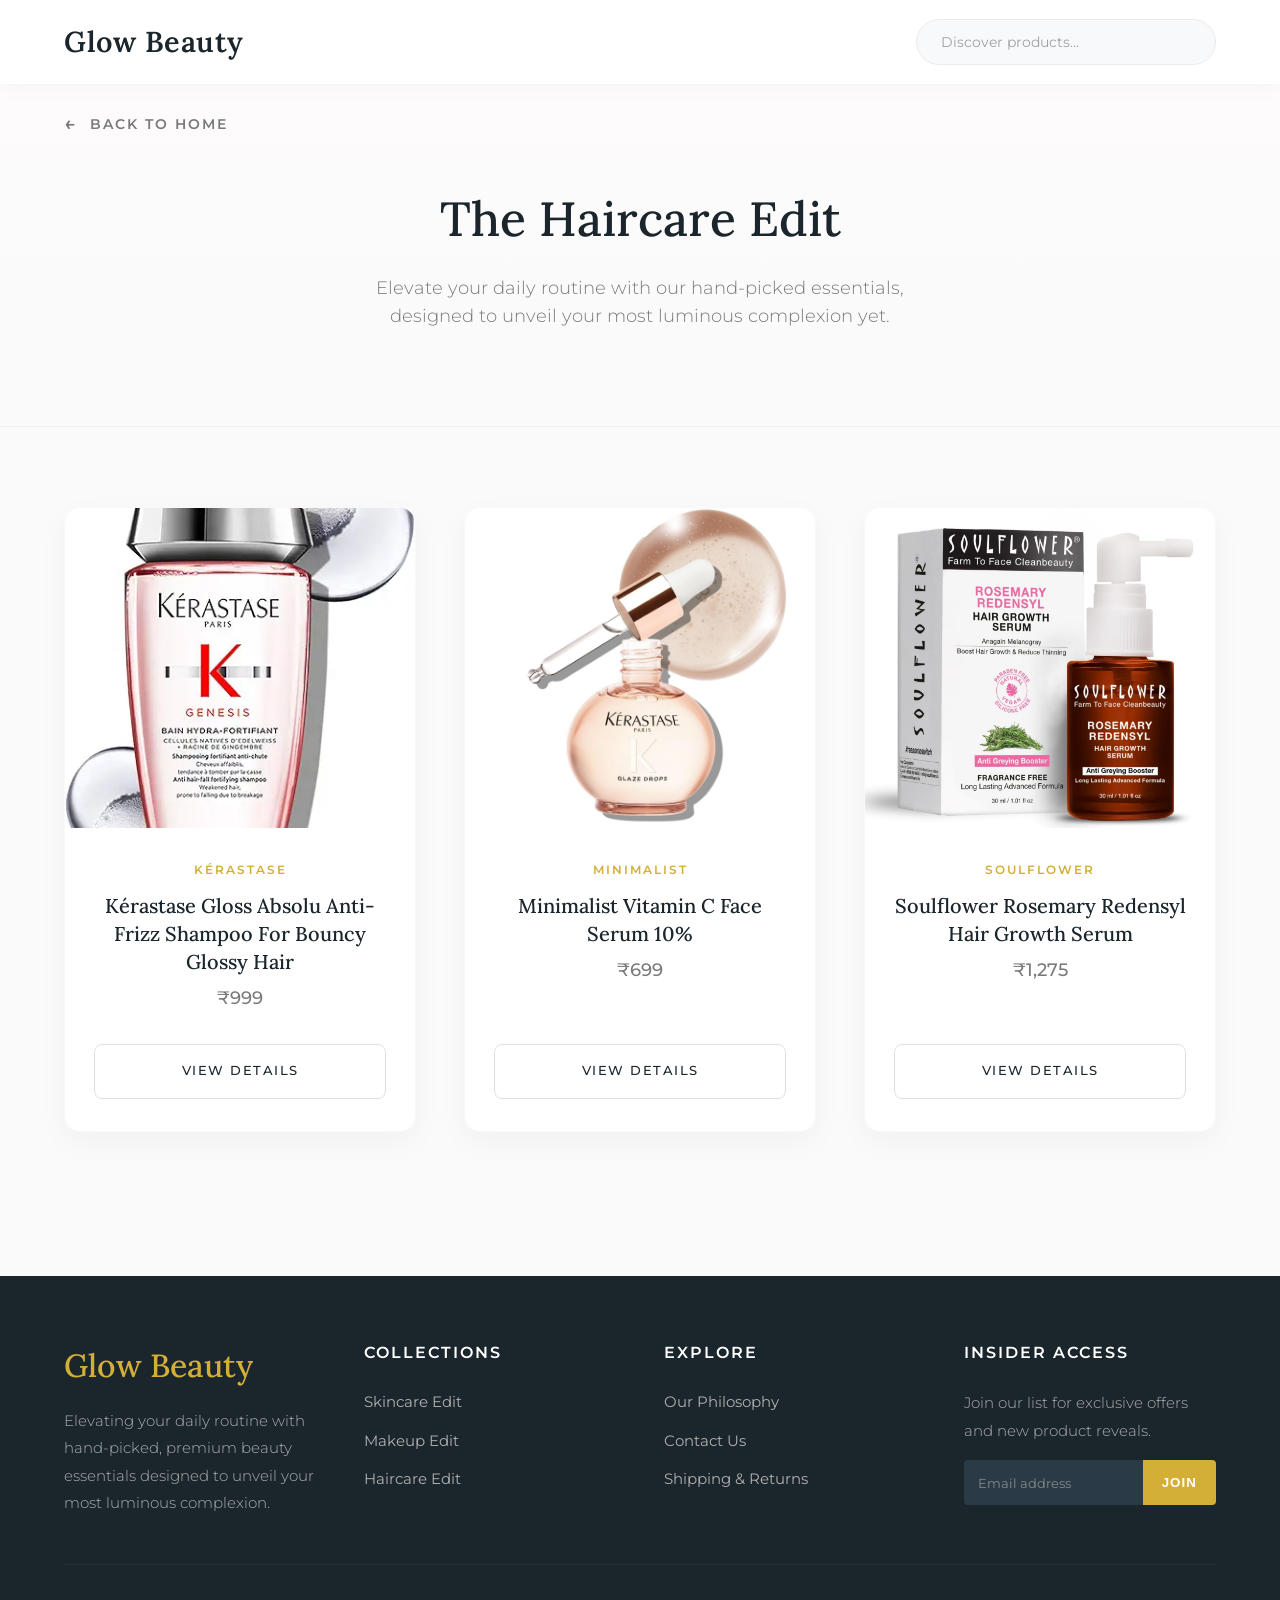
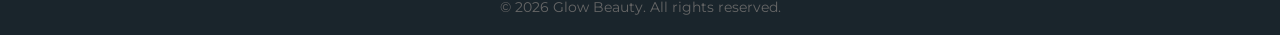
<file: pages/haircare.html>
<!DOCTYPE html>
<html lang="en">
<head>
    <meta charset="UTF-8">
    <meta name="viewport" content="width=device-width, initial-scale=1.0">
    <title>Glow Beauty | The Curated Collection</title>
    
    <link href="https://fonts.googleapis.com/css2?family=Lora:ital,wght@0,400;0,500;0,600&family=Montserrat:wght@300;400;500;600&display=swap" rel="stylesheet">
    
    <style>
        :root {
            --primary: #1A252C; 
            --accent: #D4AF37; 
            --bg-color: #FAFAFA; 
            --card-bg: #FFFFFF;
            --text-main: #2A2A2A;
            --text-muted: #7A7A7A;
        }

        * {
            box-sizing: border-box;
            margin: 0;
            padding: 0;
        }

        body {
            font-family: 'Montserrat', sans-serif;
            background-color: var(--bg-color);
            color: var(--text-main);
            line-height: 1.6;
            -webkit-font-smoothing: antialiased;
        }

        /* Sticky Glassmorphism Header */
        .navbar {
            position: sticky;
            top: 0;
            background: rgba(255, 255, 255, 0.9);
            backdrop-filter: blur(15px);
            -webkit-backdrop-filter: blur(15px);
            display: flex;
            justify-content: space-between;
            align-items: center;
            padding: 1.2rem 5%;
            box-shadow: 0 4px 20px rgba(0,0,0,0.03);
            z-index: 1000;
            transition: all 0.3s ease;
        }

        .brand {
            font-family: 'Lora', serif;
            font-size: 1.8rem;
            font-weight: 600;
            color: var(--primary);
            text-decoration: none;
            letter-spacing: 0.5px;
        }

        /* Elegant Search Bar */
        .search-container input {
            padding: 0.8rem 1.5rem;
            border: 1px solid #EBEBEB;
            border-radius: 40px;
            font-family: 'Montserrat', sans-serif;
            font-size: 0.9rem;
            width: 300px;
            transition: all 0.4s cubic-bezier(0.25, 0.46, 0.45, 0.94);
            outline: none;
            background-color: #F8F9FA;
            color: var(--primary);
        }

        .search-container input:focus {
            border-color: var(--accent);
            background-color: #FFFFFF;
            width: 340px;
            box-shadow: 0 0 15px rgba(212, 175, 55, 0.15);
        }

        .search-container input::placeholder {
            color: #A0A0A0;
        }

        /* Hero Banner */
        .hero {
            text-align: center;
            padding: 6rem 2rem;
            background: linear-gradient(180deg, #FDFBFB 0%, #FAFAFA 100%);
            border-bottom: 1px solid #F0F0F0;
        }

        .hero h2 {
            font-family: 'Lora', serif;
            font-size: 3rem;
            color: var(--primary);
            margin-bottom: 1rem;
            font-weight: 500;
        }

        .hero p {
            color: var(--text-muted);
            max-width: 600px;
            margin: 0 auto;
            font-size: 1.1rem;
            font-weight: 300;
        }

        /* Responsive CSS Grid */
        .product-grid {
            display: grid;
            grid-template-columns: repeat(auto-fill, minmax(280px, 1fr));
            gap: 3rem;
            padding: 5rem 5%;
            max-width: 1400px;
            margin: 0 auto;
        }

        /* Entrance Animation Keyframes */
        @keyframes fadeUp {
            from {
                opacity: 0;
                transform: translateY(30px);
            }
            to {
                opacity: 1;
                transform: translateY(0);
            }
        }

        /* Premium Card Design */
        .card {
            background: var(--card-bg);
            border-radius: 16px;
            overflow: hidden;
            box-shadow: 0 10px 30px rgba(0,0,0,0.04);
            transition: transform 0.4s ease, box-shadow 0.4s ease;
            display: flex;
            flex-direction: column;
            border: 1px solid #F9F9F9;
            opacity: 0;
            animation: fadeUp 0.6s cubic-bezier(0.25, 1, 0.5, 1) forwards;
        }

        .card:hover {
            transform: translateY(-10px);
            box-shadow: 0 20px 40px rgba(0,0,0,0.08);
        }

        .card-img-wrapper {
            width: 100%;
            height: 320px;
            overflow: hidden;
            background: #F4F4F4; 
            position: relative;
        }

        .card-img-wrapper img {
            width: 100%;
            height: 100%;
            object-fit: cover;
            transition: transform 0.8s cubic-bezier(0.25, 0.46, 0.45, 0.94);
        }

        .card:hover .card-img-wrapper img {
            transform: scale(1.05);
        }

        .card-content {
            padding: 2rem 1.8rem;
            display: flex;
            flex-direction: column;
            flex-grow: 1;
            text-align: center;
        }

        /* Brand Tag styling */
        .card-brand {
            font-size: 0.75rem;
            text-transform: uppercase;
            letter-spacing: 2px;
            color: var(--accent);
            font-weight: 600;
            margin-bottom: 0.8rem;
        }

        .card-title {
            font-family: 'Lora', serif;
            font-size: 1.25rem;
            font-weight: 500;
            color: var(--primary);
            margin-bottom: 0.5rem;
            line-height: 1.4;
        }

        .card-price {
            font-size: 1.1rem;
            font-weight: 500;
            color: var(--text-muted);
            margin-bottom: 2rem;
        }

        .card-action {
            margin-top: auto;
        }

        /* Refined Button */
        .btn {
            display: inline-block;
            width: 100%;
            padding: 1rem;
            background-color: transparent;
            color: var(--primary);
            border: 1px solid #E0E0E0;
            border-radius: 8px;
            text-decoration: none;
            font-weight: 500;
            text-transform: uppercase;
            letter-spacing: 1.5px;
            font-size: 0.8rem;
            transition: all 0.3s ease;
        }

        .btn:hover {
            background-color: var(--primary);
            border-color: var(--primary);
            color: #FFFFFF;
        }

        /* Mobile Responsiveness */
        @media (max-width: 768px) {
            .navbar {
                flex-direction: column;
                gap: 1.2rem;
                padding: 1.5rem;
            }
            .search-container input {
                width: 100%;
            }
            .search-container input:focus {
                width: 100%;
            }
            .hero {
                padding: 4rem 1.5rem;
            }
            .hero h2 {
                font-size: 2.2rem;
            }
            .card-img-wrapper {
                height: 350px;
            }
            .product-grid {
                gap: 2rem;
                padding: 3rem 5%;
            }
        }
        /* ==========================
           Premium Footer Styles 
           ========================== */
        .site-footer {
            background-color: var(--primary);
            color: #FFFFFF;
            padding: 4rem 5% 1rem;
            margin-top: 4rem; /* Adds breathing room below your products */
        }

        .footer-content {
            display: grid;
            grid-template-columns: repeat(auto-fit, minmax(200px, 1fr));
            gap: 3rem;
            max-width: 1400px;
            margin: 0 auto;
            margin-bottom: 3rem;
        }

        .footer-brand {
            font-family: 'Lora', serif;
            font-size: 2rem;
            color: var(--accent);
            margin-bottom: 1rem;
            font-weight: 500;
        }

        .footer-col p {
            color: #B0B0B0;
            font-size: 0.95rem;
            line-height: 1.8;
            font-weight: 300;
        }

        .footer-col h4 {
            font-family: 'Montserrat', sans-serif;
            font-size: 1rem;
            font-weight: 600;
            margin-bottom: 1.5rem;
            letter-spacing: 2px;
            text-transform: uppercase;
        }

        .footer-links {
            list-style: none;
        }

        .footer-links li {
            margin-bottom: 0.8rem;
        }

        .footer-links a {
            color: #B0B0B0;
            text-decoration: none;
            transition: color 0.3s ease, transform 0.3s ease;
            font-size: 0.95rem;
            display: inline-block;
        }

        .footer-links a:hover {
            color: var(--accent);
            transform: translateX(3px); /* Subtle slide effect on hover */
        }

        /* Elegant Subscribe Input */
        .subscribe-box {
            display: flex;
            margin-top: 1rem;
        }

        .subscribe-box input {
            padding: 0.9rem;
            border: none;
            border-radius: 4px 0 0 4px;
            outline: none;
            width: 100%;
            font-family: 'Montserrat', sans-serif;
            background-color: #2A3B47; /* Slightly lighter than the background */
            color: #FFF;
        }
        
        .subscribe-box input::placeholder {
            color: #888;
        }

        .subscribe-box button {
            padding: 0.9rem 1.2rem;
            border: none;
            background-color: var(--accent);
            color: #FFF;
            border-radius: 0 4px 4px 0;
            cursor: pointer;
            font-weight: 600;
            text-transform: uppercase;
            letter-spacing: 1px;
            transition: background-color 0.3s ease;
        }

        .subscribe-box button:hover {
            background-color: #bfa133;
        }

        .footer-bottom {
            text-align: center;
            padding-top: 2rem;
            border-top: 1px solid rgba(255, 255, 255, 0.05);
            color: #666666;
            font-size: 0.85rem;
        }

        @media (max-width: 768px) {
            .site-footer {
                padding: 3rem 1.5rem 1rem;
            }
        }
        /* ==========================
           Elegant Back Button 
           ========================== */
        .back-wrapper {
            max-width: 1400px;
            margin: 1.5rem auto -3.5rem; /* Positions it nicely over the hero background */
            padding: 0 5%;
            position: relative;
            z-index: 10;
            opacity: 0;
            animation: fadeUp 0.8s cubic-bezier(0.25, 1, 0.5, 1) forwards;
        }

        .elegant-back-btn {
            display: inline-flex;
            align-items: center;
            gap: 0.8rem;
            color: var(--text-muted);
            text-decoration: none;
            font-size: 0.85rem;
            font-weight: 600;
            text-transform: uppercase;
            letter-spacing: 2px;
            transition: all 0.3s ease;
        }

        .elegant-back-btn:hover {
            color: var(--primary);
            transform: translateX(-5px);
        }

        .elegant-back-btn span {
            font-size: 1.2rem;
            margin-bottom: 2px;
        }
        
    </style>
</head>
<body>

    <nav class="navbar">
        <a href="#" class="brand">Glow Beauty</a>
        <div class="search-container">
            <input type="text" id="searchInput" placeholder="Discover products..." onkeyup="filterProducts()">
        </div>
    </nav>

    <div class="back-wrapper">
        <a href="../landing.html" class="elegant-back-btn">
            <span>&#8592;</span> Back to Home
        </a>
    </div>

    <header class="hero">
        <h2>The Haircare Edit</h2>
        <p>Elevate your daily routine with our hand-picked essentials, designed to unveil your most luminous complexion yet.</p>
    </header>

    <main class="product-grid" id="productGrid"></main>
    <footer class="site-footer">
        <div class="footer-content">
            <div class="footer-col">
                <h3 class="footer-brand">Glow Beauty</h3>
                <p>Elevating your daily routine with hand-picked, premium beauty essentials designed to unveil your most luminous complexion.</p>
            </div>
            
            <div class="footer-col">
                <h4>Collections</h4>
                <ul class="footer-links">
                    <li><a href="skincare.html">Skincare Edit</a></li>
                    <li><a href="makeup.html">Makeup Edit</a></li>
                    <li><a href="haircare.html">Haircare Edit</a></li>
                </ul>
            </div>
            
            <div class="footer-col">
                <h4>Explore</h4>
                <ul class="footer-links">
                    <li><a href="#">Our Philosophy</a></li>
                    <li><a href="#">Contact Us</a></li>
                    <li><a href="#">Shipping & Returns</a></li>
                </ul>
            </div>
            
            <div class="footer-col">
                <h4>Insider Access</h4>
                <p>Join our list for exclusive offers and new product reveals.</p>
                <div class="subscribe-box">
                    <input type="email" placeholder="Email address">
                    <button>Join</button>
                </div>
            </div>
        </div>
        
        <div class="footer-bottom">
            <p>&copy; 2026 Glow Beauty. All rights reserved.</p>
        </div>
    </footer>
    


    <script>
        const grid = document.getElementById('productGrid');

        // Fetch the data from the external JSON file
        fetch('../data/products.json')
            .then(response => {
                if (!response.ok) throw new Error('Network response was not ok');
                return response.json();
            })
            .then(data => {
                // Filter for haircare products only
                const haircareProducts = data.products.filter(product => product.category === 'haircare');
                
                // Added index for staggered animations
                haircareProducts.forEach((product, index) => {
                    const article = document.createElement('article');
                    article.className = 'card product-item';
                    
                    // Stagger the fade-in animation by 0.15s per card
                    article.style.animationDelay = `${index * 0.15}s`;

                    article.innerHTML = `
                        <div class="card-img-wrapper">
                            <img src="${product.image}" alt="${product.name}">
                        </div>
                        <div class="card-content">
                            <span class="card-brand">${product.brand}</span>
                            <h3 class="card-title name">${product.name}</h3>
                            <div class="card-price">${product.price}</div>
                            
                            <div class="card-action">
                                <a href="product.html?slug=${product.slug}" class="btn">View Details</a>
                            </div>
                        </div>
                    `;
                    grid.appendChild(article);
                });
            })
            .catch(error => {
                console.error('Error loading products:', error);
                grid.innerHTML = `<p style="text-align:center; grid-column: 1/-1; color: #666;">We are currently refreshing our collection. Please check back shortly.</p>`;
            });

        // Search Filter
        function filterProducts() {
            const input = document.getElementById('searchInput').value.toLowerCase();
            const items = document.querySelectorAll('.product-item');
            
            items.forEach(item => {
                const name = item.querySelector('.name').innerText.toLowerCase();
                item.style.display = name.includes(input) ? 'flex' : 'none';
            });
        }
    </script>
</body>
</html>
</file>
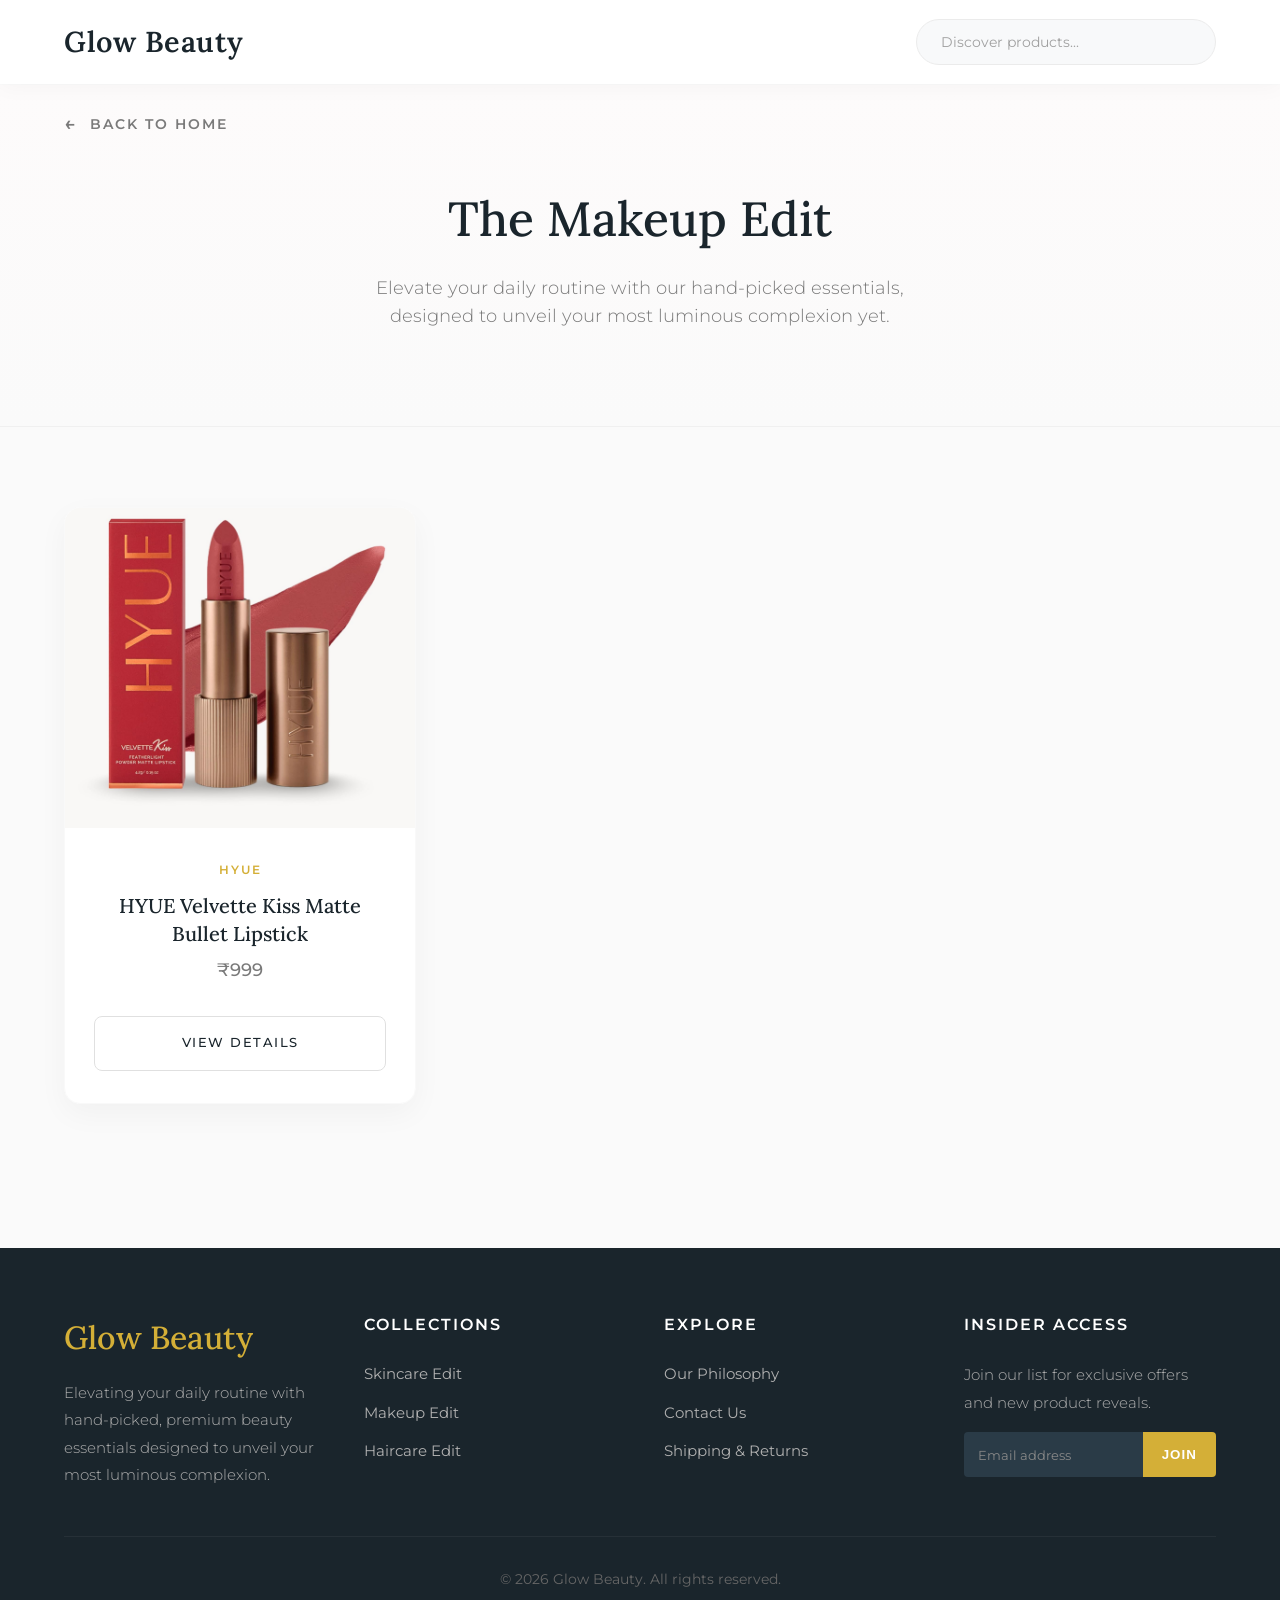
<file: pages/makeup.html>
<!DOCTYPE html>
<html lang="en">
<head>
    <meta charset="UTF-8">
    <meta name="viewport" content="width=device-width, initial-scale=1.0">
    <title>Glow Beauty | The Curated Collection</title>
    
    <link href="https://fonts.googleapis.com/css2?family=Lora:ital,wght@0,400;0,500;0,600&family=Montserrat:wght@300;400;500;600&display=swap" rel="stylesheet">
    
    <style>
        :root {
            --primary: #1A252C; 
            --accent: #D4AF37; 
            --bg-color: #FAFAFA; 
            --card-bg: #FFFFFF;
            --text-main: #2A2A2A;
            --text-muted: #7A7A7A;
        }

        * {
            box-sizing: border-box;
            margin: 0;
            padding: 0;
        }

        body {
            font-family: 'Montserrat', sans-serif;
            background-color: var(--bg-color);
            color: var(--text-main);
            line-height: 1.6;
            -webkit-font-smoothing: antialiased;
        }

        /* Sticky Glassmorphism Header */
        .navbar {
            position: sticky;
            top: 0;
            background: rgba(255, 255, 255, 0.9);
            backdrop-filter: blur(15px);
            -webkit-backdrop-filter: blur(15px);
            display: flex;
            justify-content: space-between;
            align-items: center;
            padding: 1.2rem 5%;
            box-shadow: 0 4px 20px rgba(0,0,0,0.03);
            z-index: 1000;
            transition: all 0.3s ease;
        }

        .brand {
            font-family: 'Lora', serif;
            font-size: 1.8rem;
            font-weight: 600;
            color: var(--primary);
            text-decoration: none;
            letter-spacing: 0.5px;
        }

        /* Elegant Search Bar */
        .search-container input {
            padding: 0.8rem 1.5rem;
            border: 1px solid #EBEBEB;
            border-radius: 40px;
            font-family: 'Montserrat', sans-serif;
            font-size: 0.9rem;
            width: 300px;
            transition: all 0.4s cubic-bezier(0.25, 0.46, 0.45, 0.94);
            outline: none;
            background-color: #F8F9FA;
            color: var(--primary);
        }

        .search-container input:focus {
            border-color: var(--accent);
            background-color: #FFFFFF;
            width: 340px;
            box-shadow: 0 0 15px rgba(212, 175, 55, 0.15);
        }

        .search-container input::placeholder {
            color: #A0A0A0;
        }

        /* Hero Banner */
        .hero {
            text-align: center;
            padding: 6rem 2rem;
            background: linear-gradient(180deg, #FDFBFB 0%, #FAFAFA 100%);
            border-bottom: 1px solid #F0F0F0;
        }

        .hero h2 {
            font-family: 'Lora', serif;
            font-size: 3rem;
            color: var(--primary);
            margin-bottom: 1rem;
            font-weight: 500;
        }

        .hero p {
            color: var(--text-muted);
            max-width: 600px;
            margin: 0 auto;
            font-size: 1.1rem;
            font-weight: 300;
        }

        /* Responsive CSS Grid */
        .product-grid {
            display: grid;
            grid-template-columns: repeat(auto-fill, minmax(280px, 1fr));
            gap: 3rem;
            padding: 5rem 5%;
            max-width: 1400px;
            margin: 0 auto;
        }

        /* Entrance Animation Keyframes */
        @keyframes fadeUp {
            from {
                opacity: 0;
                transform: translateY(30px);
            }
            to {
                opacity: 1;
                transform: translateY(0);
            }
        }

        /* Premium Card Design */
        .card {
            background: var(--card-bg);
            border-radius: 16px;
            overflow: hidden;
            box-shadow: 0 10px 30px rgba(0,0,0,0.04);
            transition: transform 0.4s ease, box-shadow 0.4s ease;
            display: flex;
            flex-direction: column;
            border: 1px solid #F9F9F9;
            opacity: 0;
            animation: fadeUp 0.6s cubic-bezier(0.25, 1, 0.5, 1) forwards;
        }

        .card:hover {
            transform: translateY(-10px);
            box-shadow: 0 20px 40px rgba(0,0,0,0.08);
        }

        .card-img-wrapper {
            width: 100%;
            height: 320px;
            overflow: hidden;
            background: #F4F4F4; 
            position: relative;
        }

        .card-img-wrapper img {
            width: 100%;
            height: 100%;
            object-fit: cover;
            transition: transform 0.8s cubic-bezier(0.25, 0.46, 0.45, 0.94);
        }

        .card:hover .card-img-wrapper img {
            transform: scale(1.05);
        }

        .card-content {
            padding: 2rem 1.8rem;
            display: flex;
            flex-direction: column;
            flex-grow: 1;
            text-align: center;
        }

        /* Brand Tag styling */
        .card-brand {
            font-size: 0.75rem;
            text-transform: uppercase;
            letter-spacing: 2px;
            color: var(--accent);
            font-weight: 600;
            margin-bottom: 0.8rem;
        }

        .card-title {
            font-family: 'Lora', serif;
            font-size: 1.25rem;
            font-weight: 500;
            color: var(--primary);
            margin-bottom: 0.5rem;
            line-height: 1.4;
        }

        .card-price {
            font-size: 1.1rem;
            font-weight: 500;
            color: var(--text-muted);
            margin-bottom: 2rem;
        }

        .card-action {
            margin-top: auto;
        }

        /* Refined Button */
        .btn {
            display: inline-block;
            width: 100%;
            padding: 1rem;
            background-color: transparent;
            color: var(--primary);
            border: 1px solid #E0E0E0;
            border-radius: 8px;
            text-decoration: none;
            font-weight: 500;
            text-transform: uppercase;
            letter-spacing: 1.5px;
            font-size: 0.8rem;
            transition: all 0.3s ease;
        }

        .btn:hover {
            background-color: var(--primary);
            border-color: var(--primary);
            color: #FFFFFF;
        }

        /* Mobile Responsiveness */
        @media (max-width: 768px) {
            .navbar {
                flex-direction: column;
                gap: 1.2rem;
                padding: 1.5rem;
            }
            .search-container input {
                width: 100%;
            }
            .search-container input:focus {
                width: 100%;
            }
            .hero {
                padding: 4rem 1.5rem;
            }
            .hero h2 {
                font-size: 2.2rem;
            }
            .card-img-wrapper {
                height: 350px;
            }
            .product-grid {
                gap: 2rem;
                padding: 3rem 5%;
            }
        }
        /* ==========================
           Premium Footer Styles 
           ========================== */
        .site-footer {
            background-color: var(--primary);
            color: #FFFFFF;
            padding: 4rem 5% 1rem;
            margin-top: 4rem; /* Adds breathing room below your products */
        }

        .footer-content {
            display: grid;
            grid-template-columns: repeat(auto-fit, minmax(200px, 1fr));
            gap: 3rem;
            max-width: 1400px;
            margin: 0 auto;
            margin-bottom: 3rem;
        }

        .footer-brand {
            font-family: 'Lora', serif;
            font-size: 2rem;
            color: var(--accent);
            margin-bottom: 1rem;
            font-weight: 500;
        }

        .footer-col p {
            color: #B0B0B0;
            font-size: 0.95rem;
            line-height: 1.8;
            font-weight: 300;
        }

        .footer-col h4 {
            font-family: 'Montserrat', sans-serif;
            font-size: 1rem;
            font-weight: 600;
            margin-bottom: 1.5rem;
            letter-spacing: 2px;
            text-transform: uppercase;
        }

        .footer-links {
            list-style: none;
        }

        .footer-links li {
            margin-bottom: 0.8rem;
        }

        .footer-links a {
            color: #B0B0B0;
            text-decoration: none;
            transition: color 0.3s ease, transform 0.3s ease;
            font-size: 0.95rem;
            display: inline-block;
        }

        .footer-links a:hover {
            color: var(--accent);
            transform: translateX(3px); /* Subtle slide effect on hover */
        }

        /* Elegant Subscribe Input */
        .subscribe-box {
            display: flex;
            margin-top: 1rem;
        }

        .subscribe-box input {
            padding: 0.9rem;
            border: none;
            border-radius: 4px 0 0 4px;
            outline: none;
            width: 100%;
            font-family: 'Montserrat', sans-serif;
            background-color: #2A3B47; /* Slightly lighter than the background */
            color: #FFF;
        }
        
        .subscribe-box input::placeholder {
            color: #888;
        }

        .subscribe-box button {
            padding: 0.9rem 1.2rem;
            border: none;
            background-color: var(--accent);
            color: #FFF;
            border-radius: 0 4px 4px 0;
            cursor: pointer;
            font-weight: 600;
            text-transform: uppercase;
            letter-spacing: 1px;
            transition: background-color 0.3s ease;
        }

        .subscribe-box button:hover {
            background-color: #bfa133;
        }

        .footer-bottom {
            text-align: center;
            padding-top: 2rem;
            border-top: 1px solid rgba(255, 255, 255, 0.05);
            color: #666666;
            font-size: 0.85rem;
        }

        @media (max-width: 768px) {
            .site-footer {
                padding: 3rem 1.5rem 1rem;
            }
        }
        /* ==========================
           Elegant Back Button 
           ========================== */
        .back-wrapper {
            max-width: 1400px;
            margin: 1.5rem auto -3.5rem; /* Positions it nicely over the hero background */
            padding: 0 5%;
            position: relative;
            z-index: 10;
            opacity: 0;
            animation: fadeUp 0.8s cubic-bezier(0.25, 1, 0.5, 1) forwards;
        }

        .elegant-back-btn {
            display: inline-flex;
            align-items: center;
            gap: 0.8rem;
            color: var(--text-muted);
            text-decoration: none;
            font-size: 0.85rem;
            font-weight: 600;
            text-transform: uppercase;
            letter-spacing: 2px;
            transition: all 0.3s ease;
        }

        .elegant-back-btn:hover {
            color: var(--primary);
            transform: translateX(-5px);
        }

        .elegant-back-btn span {
            font-size: 1.2rem;
            margin-bottom: 2px;
        }
    </style>
</head>
<body>

    <nav class="navbar">
        <a href="#" class="brand">Glow Beauty</a>
        <div class="search-container">
            <input type="text" id="searchInput" placeholder="Discover products..." onkeyup="filterProducts()">
        </div>
    </nav>
    <div class="back-wrapper">
        <a href="../landing.html" class="elegant-back-btn">
            <span>&#8592;</span> Back to Home
        </a>
    </div>
    <header class="hero">
        <h2>The Makeup Edit</h2>
        <p>Elevate your daily routine with our hand-picked essentials, designed to unveil your most luminous complexion yet.</p>
    </header>

    <main class="product-grid" id="productGrid"></main>
    <footer class="site-footer">
        <div class="footer-content">
            <div class="footer-col">
                <h3 class="footer-brand">Glow Beauty</h3>
                <p>Elevating your daily routine with hand-picked, premium beauty essentials designed to unveil your most luminous complexion.</p>
            </div>
            
            <div class="footer-col">
                <h4>Collections</h4>
                <ul class="footer-links">
                    <li><a href="skincare.html">Skincare Edit</a></li>
                    <li><a href="makeup.html">Makeup Edit</a></li>
                    <li><a href="haircare.html">Haircare Edit</a></li>
                </ul>
            </div>
            
            <div class="footer-col">
                <h4>Explore</h4>
                <ul class="footer-links">
                    <li><a href="#">Our Philosophy</a></li>
                    <li><a href="#">Contact Us</a></li>
                    <li><a href="#">Shipping & Returns</a></li>
                </ul>
            </div>
            
            <div class="footer-col">
                <h4>Insider Access</h4>
                <p>Join our list for exclusive offers and new product reveals.</p>
                <div class="subscribe-box">
                    <input type="email" placeholder="Email address">
                    <button>Join</button>
                </div>
            </div>
        </div>
        
        <div class="footer-bottom">
            <p>&copy; 2026 Glow Beauty. All rights reserved.</p>
        </div>
    </footer>
    


    <script>
        const grid = document.getElementById('productGrid');

        // Fetch the data from the external JSON file
        fetch('../data/products.json')
            .then(response => {
                if (!response.ok) throw new Error('Network response was not ok');
                return response.json();
            })
            .then(data => {
                // Filter for makeup products only
                const makeupProducts = data.products.filter(product => product.category === 'makeup');
                
                // Added index for staggered animations
                makeupProducts.forEach((product, index) => {
                    const article = document.createElement('article');
                    article.className = 'card product-item';
                    
                    // Stagger the fade-in animation by 0.15s per card
                    article.style.animationDelay = `${index * 0.15}s`;

                    article.innerHTML = `
                        <div class="card-img-wrapper">
                            <img src="${product.image}" alt="${product.name}">
                        </div>
                        <div class="card-content">
                            <span class="card-brand">${product.brand}</span>
                            <h3 class="card-title name">${product.name}</h3>
                            <div class="card-price">${product.price}</div>
                            
                            <div class="card-action">
                                <a href="product.html?slug=${product.slug}" class="btn">View Details</a>
                            </div>
                        </div>
                    `;
                    grid.appendChild(article);
                });
            })
            .catch(error => {
                console.error('Error loading products:', error);
                grid.innerHTML = `<p style="text-align:center; grid-column: 1/-1; color: #666;">We are currently refreshing our collection. Please check back shortly.</p>`;
            });

        // Search Filter
        function filterProducts() {
            const input = document.getElementById('searchInput').value.toLowerCase();
            const items = document.querySelectorAll('.product-item');
            
            items.forEach(item => {
                const name = item.querySelector('.name').innerText.toLowerCase();
                item.style.display = name.includes(input) ? 'flex' : 'none';
            });
        }
    </script>
</body>
</html>
</file>
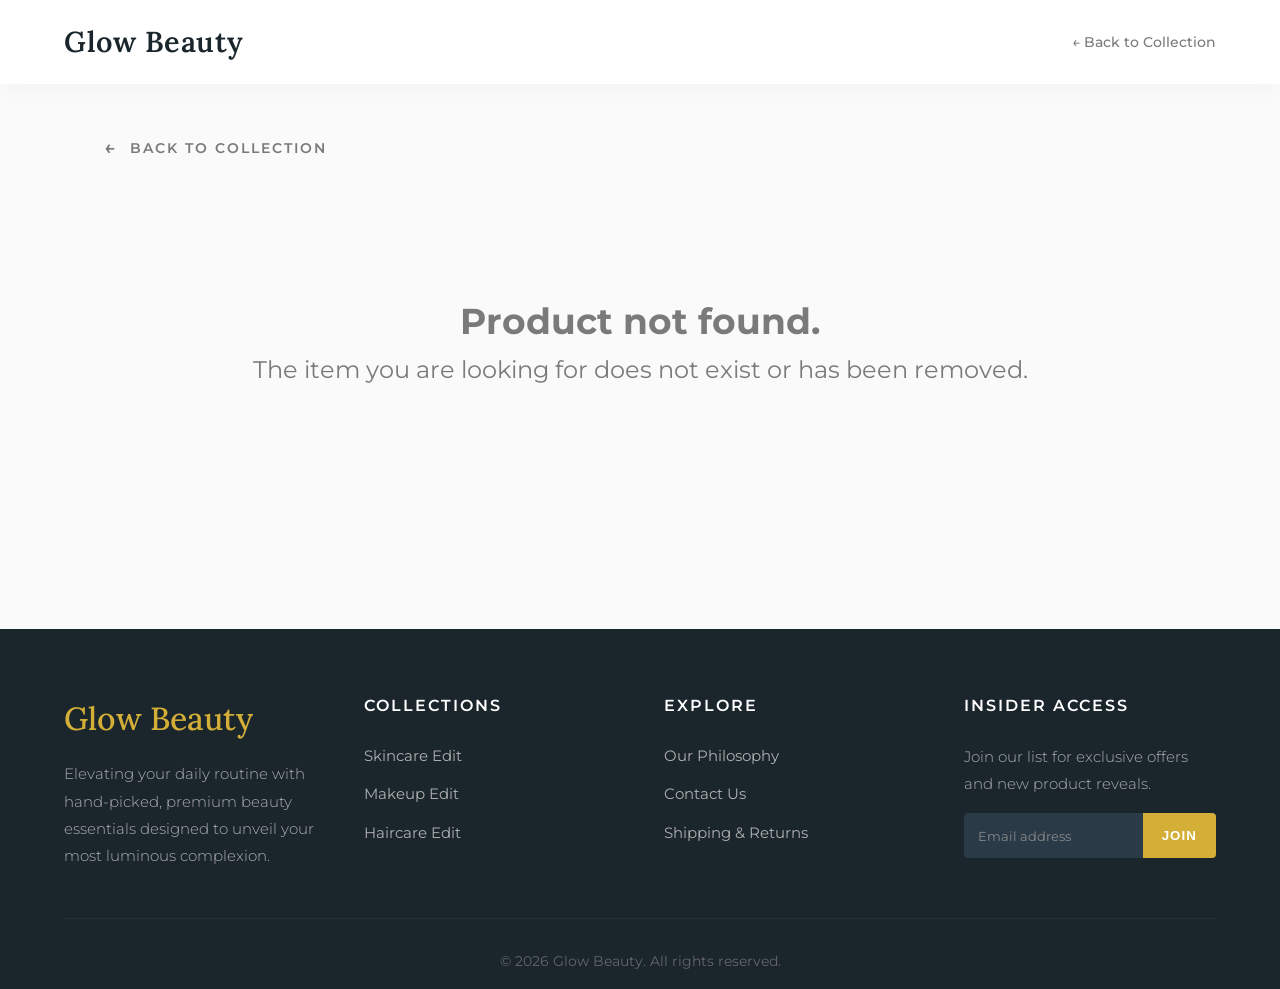
<file: pages/product.html>
<!DOCTYPE html>
<html lang="en">
<head>
    <meta charset="UTF-8">
    <meta name="viewport" content="width=device-width, initial-scale=1.0">
    <title>Product Details | Glow Beauty</title>
    <link href="https://fonts.googleapis.com/css2?family=Lora:ital,wght@0,400;0,500;0,600&family=Montserrat:wght@300;400;500;600&display=swap" rel="stylesheet">
    <style>
        :root {
            --primary: #1A252C; 
            --accent: #D4AF37; 
            --bg-color: #FAFAFA; 
            --card-bg: #FFFFFF;
            --text-main: #2A2A2A;
            --text-muted: #7A7A7A;
        }

        * { box-sizing: border-box; margin: 0; padding: 0; }
        
        body { 
            font-family: 'Montserrat', sans-serif; 
            background-color: var(--bg-color); 
            color: var(--text-main); 
            line-height: 1.6; 
            -webkit-font-smoothing: antialiased;
        }

        /* Sticky Glassmorphism Header */
        .navbar { 
            position: sticky; 
            top: 0; 
            background: rgba(255, 255, 255, 0.9); 
            backdrop-filter: blur(15px); 
            -webkit-backdrop-filter: blur(15px); 
            display: flex; 
            justify-content: space-between; 
            align-items: center; 
            padding: 1.2rem 5%; 
            box-shadow: 0 4px 20px rgba(0,0,0,0.03); 
            z-index: 1000; 
            transition: all 0.3s ease;
        }
        
        .brand { 
            font-family: 'Lora', serif; 
            font-size: 1.8rem; 
            font-weight: 600; 
            color: var(--primary); 
            text-decoration: none; 
            letter-spacing: 0.5px; 
        }
        
        .back-link {
            text-decoration: none; 
            color: var(--text-muted); 
            font-size: 0.9rem;
            font-weight: 500;
            transition: color 0.3s ease;
        }

        .back-link:hover {
            color: var(--primary);
        }

        /* Product Detail Layout */
        .detail-container {
            max-width: 1200px;
            margin: 5rem auto;
            padding: 0 5%;
            display: grid;
            grid-template-columns: 1fr 1fr;
            gap: 5rem;
            align-items: center; /* Centers items nicely if image and text are different heights */
        }

        /* Animations */
        @keyframes fadeUp {
            from { opacity: 0; transform: translateY(30px); }
            to { opacity: 1; transform: translateY(0); }
        }

        .image-column {
            opacity: 0;
            animation: fadeUp 0.8s cubic-bezier(0.25, 1, 0.5, 1) forwards;
        }

        .product-info {
            opacity: 0;
            /* Delayed slightly so the image appears first */
            animation: fadeUp 0.8s cubic-bezier(0.25, 1, 0.5, 1) 0.2s forwards;
        }

        /* Image Styling */
        .product-image-large {
            width: 100%;
            border-radius: 16px;
            box-shadow: 0 20px 40px rgba(0,0,0,0.06);
            object-fit: cover;
            transition: transform 0.5s ease;
        }

        .product-image-large:hover {
            transform: scale(1.02); /* Very subtle interaction */
        }

        /* Typography & Info */
        .product-brand { 
            text-transform: uppercase; 
            letter-spacing: 3px; 
            color: var(--accent); 
            font-size: 0.85rem; 
            font-weight: 600; 
            margin-bottom: 1rem; 
            display: block; 
        }

        .product-info h1 { 
            font-family: 'Lora', serif; 
            font-size: 2.8rem; 
            font-weight: 500;
            color: var(--primary); 
            margin-bottom: 1rem; 
            line-height: 1.2;
        }

        .product-price-rating { 
            display: flex; 
            align-items: center; 
            gap: 2rem; 
            margin-bottom: 2.5rem; 
            padding-bottom: 2rem; 
            border-bottom: 1px solid #EAEAEA; 
        }

        .price { 
            font-size: 2rem; 
            font-weight: 500; 
            color: var(--primary); 
        }

        .rating { 
            background: #FDFBF5; 
            border: 1px solid #F4E8C1; 
            color: #C29A1F; 
            padding: 0.5rem 1rem; 
            border-radius: 30px; 
            font-weight: 600; 
            font-size: 0.95rem; 
            letter-spacing: 1px;
        }

        .product-desc { 
            font-size: 1.15rem; 
            color: var(--text-muted); 
            margin-bottom: 2.5rem; 
            line-height: 1.9; 
            font-weight: 300;
        }

        /* Features List */
        .features-list { 
            list-style: none; 
            margin-bottom: 3.5rem; 
        }

        .features-list li { 
            position: relative; 
            padding-left: 2rem; 
            margin-bottom: 1rem; 
            color: var(--text-main); 
            font-size: 1.05rem;
        }

        .features-list li::before { 
            content: "✦"; 
            color: var(--accent); 
            position: absolute; 
            left: 0; 
            top: 0; 
            font-size: 1.2rem;
        }

        /* Buy Button */
        .buy-now-btn { 
            display: inline-block; 
            width: 100%; 
            text-align: center; 
            padding: 1.2rem; 
            background-color: var(--primary); 
            color: #FFFFFF; 
            text-decoration: none; 
            font-weight: 500; 
            text-transform: uppercase; 
            letter-spacing: 2.5px; 
            border-radius: 8px; 
            transition: all 0.4s cubic-bezier(0.25, 0.46, 0.45, 0.94); 
            font-size: 0.95rem;
        }

        .buy-now-btn:hover { 
            background-color: #2a3b47; 
            box-shadow: 0 10px 25px rgba(26, 37, 44, 0.2); 
            transform: translateY(-3px);
        }
        
        .error-message { 
            text-align: center; 
            padding: 5rem; 
            font-size: 1.5rem; 
            color: var(--text-muted); 
            grid-column: 1 / -1; 
        }

        /* Mobile Responsiveness */
        @media (max-width: 900px) {
            .detail-container { 
                grid-template-columns: 1fr; 
                gap: 3rem; 
                margin: 2rem auto; 
                padding: 0 6%;
            }
            .product-info h1 { 
                font-size: 2.2rem; 
            }
            .price {
                font-size: 1.6rem;
            }
        }
        /* ==========================
           Premium Footer Styles 
           ========================== */
        .site-footer {
            background-color: var(--primary);
            color: #FFFFFF;
            padding: 4rem 5% 1rem;
            margin-top: 4rem; /* Adds breathing room below your products */
        }

        .footer-content {
            display: grid;
            grid-template-columns: repeat(auto-fit, minmax(200px, 1fr));
            gap: 3rem;
            max-width: 1400px;
            margin: 0 auto;
            margin-bottom: 3rem;
        }

        .footer-brand {
            font-family: 'Lora', serif;
            font-size: 2rem;
            color: var(--accent);
            margin-bottom: 1rem;
            font-weight: 500;
        }

        .footer-col p {
            color: #B0B0B0;
            font-size: 0.95rem;
            line-height: 1.8;
            font-weight: 300;
        }

        .footer-col h4 {
            font-family: 'Montserrat', sans-serif;
            font-size: 1rem;
            font-weight: 600;
            margin-bottom: 1.5rem;
            letter-spacing: 2px;
            text-transform: uppercase;
        }

        .footer-links {
            list-style: none;
        }

        .footer-links li {
            margin-bottom: 0.8rem;
        }

        .footer-links a {
            color: #B0B0B0;
            text-decoration: none;
            transition: color 0.3s ease, transform 0.3s ease;
            font-size: 0.95rem;
            display: inline-block;
        }

        .footer-links a:hover {
            color: var(--accent);
            transform: translateX(3px); /* Subtle slide effect on hover */
        }

        /* Elegant Subscribe Input */
        .subscribe-box {
            display: flex;
            margin-top: 1rem;
        }

        .subscribe-box input {
            padding: 0.9rem;
            border: none;
            border-radius: 4px 0 0 4px;
            outline: none;
            width: 100%;
            font-family: 'Montserrat', sans-serif;
            background-color: #2A3B47; /* Slightly lighter than the background */
            color: #FFF;
        }
        
        .subscribe-box input::placeholder {
            color: #888;
        }

        .subscribe-box button {
            padding: 0.9rem 1.2rem;
            border: none;
            background-color: var(--accent);
            color: #FFF;
            border-radius: 0 4px 4px 0;
            cursor: pointer;
            font-weight: 600;
            text-transform: uppercase;
            letter-spacing: 1px;
            transition: background-color 0.3s ease;
        }

        .subscribe-box button:hover {
            background-color: #bfa133;
        }

        .footer-bottom {
            text-align: center;
            padding-top: 2rem;
            border-top: 1px solid rgba(255, 255, 255, 0.05);
            color: #666666;
            font-size: 0.85rem;
        }

        @media (max-width: 768px) {
            .site-footer {
                padding: 3rem 1.5rem 1rem;
            }
        }
        /* ==========================
           Elegant Back Button 
           ========================== */
        .back-wrapper {
            max-width: 1200px;
            margin: 3rem auto -2rem; /* Positions it perfectly above the product */
            padding: 0 5%;
            /* Animation so it fades in smoothly with the rest of the page */
            opacity: 0;
            animation: fadeUp 0.8s cubic-bezier(0.25, 1, 0.5, 1) forwards;
        }

        .elegant-back-btn {
            display: inline-flex;
            align-items: center;
            gap: 0.8rem;
            color: var(--text-muted);
            text-decoration: none;
            font-size: 0.85rem;
            font-weight: 600;
            text-transform: uppercase;
            letter-spacing: 2px;
            transition: all 0.3s ease;
        }

        .elegant-back-btn:hover {
            color: var(--primary);
            transform: translateX(-5px); /* Slides slightly to the left on hover */
        }

        .elegant-back-btn span {
            font-size: 1.2rem;
            margin-bottom: 2px; /* Perfectly aligns the arrow with the text */
        }
    </style>
</head>
<body>

    <nav class="navbar">
        <a href="#" class="brand">Glow Beauty</a>
        <a href="#" onclick="history.back(); return false;" class="back-link">← Back to Collection</a>
    </nav>
    </nav>

    <div class="back-wrapper">
        <a href="#" onclick="history.back(); return false;" class="elegant-back-btn">
            <span>&#8592;</span> Back to Collection
        </a>
    </div>

    <main class="detail-container" id="productDetailContainer"></main>

    <main class="detail-container" id="productDetailContainer"></main>
    <footer class="site-footer">
        <div class="footer-content">
            <div class="footer-col">
                <h3 class="footer-brand">Glow Beauty</h3>
                <p>Elevating your daily routine with hand-picked, premium beauty essentials designed to unveil your most luminous complexion.</p>
            </div>
            
            <div class="footer-col">
                <h4>Collections</h4>
                <ul class="footer-links">
                    <li><a href="skincare.html">Skincare Edit</a></li>
                    <li><a href="makeup.html">Makeup Edit</a></li>
                    <li><a href="haircare.html">Haircare Edit</a></li>
                </ul>
            </div>
            
            <div class="footer-col">
                <h4>Explore</h4>
                <ul class="footer-links">
                    <li><a href="#">Our Philosophy</a></li>
                    <li><a href="#">Contact Us</a></li>
                    <li><a href="#">Shipping & Returns</a></li>
                </ul>
            </div>
            
            <div class="footer-col">
                <h4>Insider Access</h4>
                <p>Join our list for exclusive offers and new product reveals.</p>
                <div class="subscribe-box">
                    <input type="email" placeholder="Email address">
                    <button>Join</button>
                </div>
            </div>
        </div>
        
        <div class="footer-bottom">
            <p>&copy; 2026 Glow Beauty. All rights reserved.</p>
        </div>
    </footer>

    <script>
        const container = document.getElementById('productDetailContainer');
        
        // 1. Get the 'slug' from the browser URL
        const urlParams = new URLSearchParams(window.location.search);
        const productSlug = urlParams.get('slug');

        // 2. Fetch the data from the external JSON file
        fetch('../data/products.json')
            .then(response => {
                if (!response.ok) throw new Error('Network response was not ok');
                return response.json();
            })
            .then(data => {
                const product = data.products.find(p => p.slug === productSlug);

                if (product) {
                    const featuresHtml = product.features.map(f => `<li>${f}</li>`).join('');
                    
                    container.innerHTML = `
                        <div class="image-column">
                            <img src="${product.image}" alt="${product.name}" class="product-image-large">
                        </div>
                        <div class="product-info">
                            <span class="product-brand">${product.brand}</span>
                            <h1>${product.name}</h1>
                            
                            <div class="product-price-rating">
                                <span class="price">${product.price}</span>
                                <span class="rating">★ ${product.rating}</span>
                            </div>

                            <p class="product-desc">${product.description}</p>
                            
                            <ul class="features-list">
                                ${featuresHtml}
                            </ul>

                            <a href="${product.affiliate_link}" target="_blank" rel="noopener" class="buy-now-btn">Shop Collection</a>
                        </div>
                    `;
                } else {
                    // Fallback if the slug doesn't match anything
                    container.innerHTML = `
                        <div class="error-message">
                            <h2>Product not found.</h2>
                            <p>The item you are looking for does not exist or has been removed.</p>
                        </div>
                    `;
                }
            })
            .catch(error => {
                console.error('Error loading product details:', error);
                container.innerHTML = `
                    <div class="error-message">
                        <h2>Oops!</h2>
                        <p>We encountered an error loading the product details. Please try again later.</p>
                    </div>
                `;
            });
    </script>
</body>
</html>
</file>
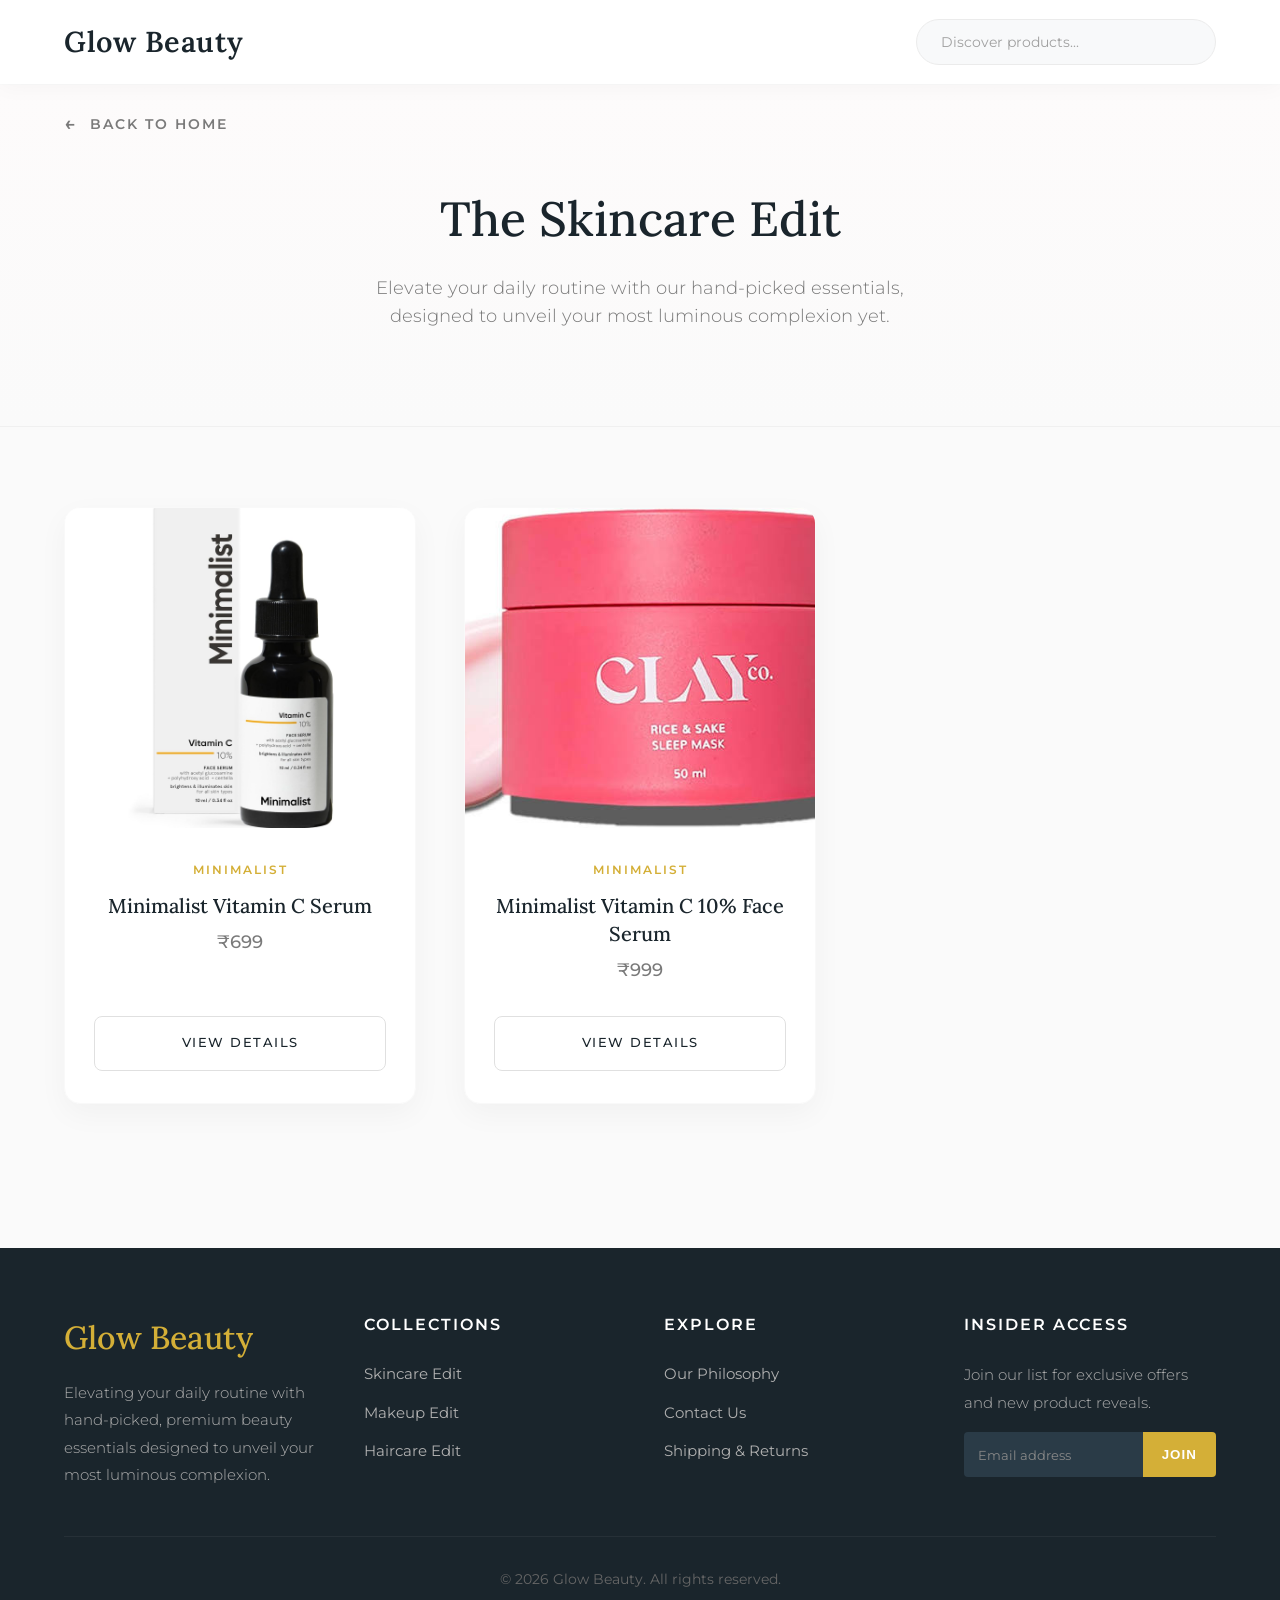
<file: pages/skincare.html>
<!DOCTYPE html>
<html lang="en">
<head>
    <meta charset="UTF-8">
    <meta name="viewport" content="width=device-width, initial-scale=1.0">
    <title>Glow Beauty | The Curated Collection</title>
    
    <link href="https://fonts.googleapis.com/css2?family=Lora:ital,wght@0,400;0,500;0,600&family=Montserrat:wght@300;400;500;600&display=swap" rel="stylesheet">
    
    <style>
        :root {
            --primary: #1A252C; /* Deepened the primary color for a richer contrast */
            --accent: #D4AF37; 
            --bg-color: #FAFAFA; /* Slightly warmer, softer background */
            --card-bg: #FFFFFF;
            --text-main: #2A2A2A;
            --text-muted: #7A7A7A;
        }

        * {
            box-sizing: border-box;
            margin: 0;
            padding: 0;
        }

        body {
            font-family: 'Montserrat', sans-serif;
            background-color: var(--bg-color);
            color: var(--text-main);
            line-height: 1.6;
            -webkit-font-smoothing: antialiased; /* Makes text look crisper */
        }

        /* Sticky Glassmorphism Header */
        .navbar {
            position: sticky;
            top: 0;
            background: rgba(255, 255, 255, 0.9);
            backdrop-filter: blur(15px);
            -webkit-backdrop-filter: blur(15px);
            display: flex;
            justify-content: space-between;
            align-items: center;
            padding: 1.2rem 5%;
            box-shadow: 0 4px 20px rgba(0,0,0,0.03);
            z-index: 1000;
            transition: all 0.3s ease;
        }

        .brand {
            font-family: 'Lora', serif;
            font-size: 1.8rem;
            font-weight: 600;
            color: var(--primary);
            text-decoration: none;
            letter-spacing: 0.5px;
        }

        /* Elegant Search Bar */
        .search-container input {
            padding: 0.8rem 1.5rem;
            border: 1px solid #EBEBEB;
            border-radius: 40px;
            font-family: 'Montserrat', sans-serif;
            font-size: 0.9rem;
            width: 300px;
            transition: all 0.4s cubic-bezier(0.25, 0.46, 0.45, 0.94);
            outline: none;
            background-color: #F8F9FA;
            color: var(--primary);
        }

        .search-container input:focus {
            border-color: var(--accent);
            background-color: #FFFFFF;
            width: 340px; /* Expands slightly on focus */
            box-shadow: 0 0 15px rgba(212, 175, 55, 0.15);
        }

        .search-container input::placeholder {
            color: #A0A0A0;
        }

        /* Hero Banner */
        .hero {
            text-align: center;
            padding: 6rem 2rem;
            background: linear-gradient(180deg, #FDFBFB 0%, #FAFAFA 100%);
            border-bottom: 1px solid #F0F0F0;
        }

        .hero h2 {
            font-family: 'Lora', serif;
            font-size: 3rem;
            color: var(--primary);
            margin-bottom: 1rem;
            font-weight: 500;
        }

        .hero p {
            color: var(--text-muted);
            max-width: 600px;
            margin: 0 auto;
            font-size: 1.1rem;
            font-weight: 300;
        }

        /* Responsive CSS Grid */
        .product-grid {
            display: grid;
            /* Changed from 320px to 280px to prevent overflow on very small phones */
            grid-template-columns: repeat(auto-fill, minmax(280px, 1fr));
            gap: 3rem;
            padding: 5rem 5%;
            max-width: 1400px;
            margin: 0 auto;
        }

        /* Entrance Animation Keyframes */
        @keyframes fadeUp {
            from {
                opacity: 0;
                transform: translateY(30px);
            }
            to {
                opacity: 1;
                transform: translateY(0);
            }
        }

        /* Premium Card Design */
        .card {
            background: var(--card-bg);
            border-radius: 16px; /* Slightly softer corners */
            overflow: hidden;
            box-shadow: 0 10px 30px rgba(0,0,0,0.04);
            transition: transform 0.4s ease, box-shadow 0.4s ease;
            display: flex;
            flex-direction: column;
            border: 1px solid #F9F9F9;
            /* Animation setup, triggered by JS */
            opacity: 0;
            animation: fadeUp 0.6s cubic-bezier(0.25, 1, 0.5, 1) forwards;
        }

        .card:hover {
            transform: translateY(-10px);
            box-shadow: 0 20px 40px rgba(0,0,0,0.08);
        }

        .card-img-wrapper {
            width: 100%;
            height: 320px;
            overflow: hidden;
            background: #F4F4F4; 
            position: relative;
        }

        .card-img-wrapper img {
            width: 100%;
            height: 100%;
            object-fit: cover;
            transition: transform 0.8s cubic-bezier(0.25, 0.46, 0.45, 0.94);
        }

        .card:hover .card-img-wrapper img {
            transform: scale(1.05); /* Softer zoom */
        }

        .card-content {
            padding: 2rem 1.8rem;
            display: flex;
            flex-direction: column;
            flex-grow: 1;
            text-align: center;
        }

        /* New Brand Tag styling */
        .card-brand {
            font-size: 0.75rem;
            text-transform: uppercase;
            letter-spacing: 2px;
            color: var(--accent);
            font-weight: 600;
            margin-bottom: 0.8rem;
        }

        .card-title {
            font-family: 'Lora', serif;
            font-size: 1.25rem;
            font-weight: 500;
            color: var(--primary);
            margin-bottom: 0.5rem;
            line-height: 1.4;
        }

        .card-price {
            font-size: 1.1rem;
            font-weight: 500;
            color: var(--text-muted);
            margin-bottom: 2rem;
        }

        .card-action {
            margin-top: auto;
        }

        /* Refined Button */
        .btn {
            display: inline-block;
            width: 100%;
            padding: 1rem;
            background-color: transparent;
            color: var(--primary);
            border: 1px solid #E0E0E0;
            border-radius: 8px;
            text-decoration: none;
            font-weight: 500;
            text-transform: uppercase;
            letter-spacing: 1.5px;
            font-size: 0.8rem;
            transition: all 0.3s ease;
        }

        .btn:hover {
            background-color: var(--primary);
            border-color: var(--primary);
            color: #FFFFFF;
        }

        /* Mobile Responsiveness */
        @media (max-width: 768px) {
            .navbar {
                flex-direction: column;
                gap: 1.2rem;
                padding: 1.5rem;
            }
            .search-container input {
                width: 100%;
            }
            .search-container input:focus {
                width: 100%;
            }
            .hero {
                padding: 4rem 1.5rem;
            }
            .hero h2 {
                font-size: 2.2rem;
            }
            .card-img-wrapper {
                height: 350px;
            }
            .product-grid {
                gap: 2rem;
                padding: 3rem 5%;
            }
        }
        /* ==========================
           Premium Footer Styles 
           ========================== */
        .site-footer {
            background-color: var(--primary);
            color: #FFFFFF;
            padding: 4rem 5% 1rem;
            margin-top: 4rem; /* Adds breathing room below your products */
        }

        .footer-content {
            display: grid;
            grid-template-columns: repeat(auto-fit, minmax(200px, 1fr));
            gap: 3rem;
            max-width: 1400px;
            margin: 0 auto;
            margin-bottom: 3rem;
        }

        .footer-brand {
            font-family: 'Lora', serif;
            font-size: 2rem;
            color: var(--accent);
            margin-bottom: 1rem;
            font-weight: 500;
        }

        .footer-col p {
            color: #B0B0B0;
            font-size: 0.95rem;
            line-height: 1.8;
            font-weight: 300;
        }

        .footer-col h4 {
            font-family: 'Montserrat', sans-serif;
            font-size: 1rem;
            font-weight: 600;
            margin-bottom: 1.5rem;
            letter-spacing: 2px;
            text-transform: uppercase;
        }

        .footer-links {
            list-style: none;
        }

        .footer-links li {
            margin-bottom: 0.8rem;
        }

        .footer-links a {
            color: #B0B0B0;
            text-decoration: none;
            transition: color 0.3s ease, transform 0.3s ease;
            font-size: 0.95rem;
            display: inline-block;
        }

        .footer-links a:hover {
            color: var(--accent);
            transform: translateX(3px); /* Subtle slide effect on hover */
        }

        /* Elegant Subscribe Input */
        .subscribe-box {
            display: flex;
            margin-top: 1rem;
        }

        .subscribe-box input {
            padding: 0.9rem;
            border: none;
            border-radius: 4px 0 0 4px;
            outline: none;
            width: 100%;
            font-family: 'Montserrat', sans-serif;
            background-color: #2A3B47; /* Slightly lighter than the background */
            color: #FFF;
        }
        
        .subscribe-box input::placeholder {
            color: #888;
        }

        .subscribe-box button {
            padding: 0.9rem 1.2rem;
            border: none;
            background-color: var(--accent);
            color: #FFF;
            border-radius: 0 4px 4px 0;
            cursor: pointer;
            font-weight: 600;
            text-transform: uppercase;
            letter-spacing: 1px;
            transition: background-color 0.3s ease;
        }

        .subscribe-box button:hover {
            background-color: #bfa133;
        }

        .footer-bottom {
            text-align: center;
            padding-top: 2rem;
            border-top: 1px solid rgba(255, 255, 255, 0.05);
            color: #666666;
            font-size: 0.85rem;
        }

        @media (max-width: 768px) {
            .site-footer {
                padding: 3rem 1.5rem 1rem;
            }
        }
        /* ==========================
           Elegant Back Button 
           ========================== */
        .back-wrapper {
            max-width: 1400px;
            margin: 1.5rem auto -3.5rem; /* Positions it nicely over the hero background */
            padding: 0 5%;
            position: relative;
            z-index: 10;
            opacity: 0;
            animation: fadeUp 0.8s cubic-bezier(0.25, 1, 0.5, 1) forwards;
        }

        .elegant-back-btn {
            display: inline-flex;
            align-items: center;
            gap: 0.8rem;
            color: var(--text-muted);
            text-decoration: none;
            font-size: 0.85rem;
            font-weight: 600;
            text-transform: uppercase;
            letter-spacing: 2px;
            transition: all 0.3s ease;
        }

        .elegant-back-btn:hover {
            color: var(--primary);
            transform: translateX(-5px);
        }

        .elegant-back-btn span {
            font-size: 1.2rem;
            margin-bottom: 2px;
        }
    </style>
</head>
<body>

    <nav class="navbar">
        <a href="#" class="brand">Glow Beauty</a>
        <div class="search-container">
            <input type="text" id="searchInput" placeholder="Discover products..." onkeyup="filterProducts()">
        </div>
    </nav>

    <div class="back-wrapper">
        <a href="../landing.html" class="elegant-back-btn">
            <span>&#8592;</span> Back to Home
        </a>
    </div>

    <header class="hero">
        <h2>The Skincare Edit</h2>
        <p>Elevate your daily routine with our hand-picked essentials, designed to unveil your most luminous complexion yet.</p>
    </header>

    <main class="product-grid" id="productGrid"></main>
    <footer class="site-footer">
        <div class="footer-content">
            <div class="footer-col">
                <h3 class="footer-brand">Glow Beauty</h3>
                <p>Elevating your daily routine with hand-picked, premium beauty essentials designed to unveil your most luminous complexion.</p>
            </div>
            
            <div class="footer-col">
                <h4>Collections</h4>
                <ul class="footer-links">
                    <li><a href="skincare.html">Skincare Edit</a></li>
                    <li><a href="makeup.html">Makeup Edit</a></li>
                    <li><a href="haircare.html">Haircare Edit</a></li>
                </ul>
            </div>
            
            <div class="footer-col">
                <h4>Explore</h4>
                <ul class="footer-links">
                    <li><a href="#">Our Philosophy</a></li>
                    <li><a href="#">Contact Us</a></li>
                    <li><a href="#">Shipping & Returns</a></li>
                </ul>
            </div>
            
            <div class="footer-col">
                <h4>Insider Access</h4>
                <p>Join our list for exclusive offers and new product reveals.</p>
                <div class="subscribe-box">
                    <input type="email" placeholder="Email address">
                    <button>Join</button>
                </div>
            </div>
        </div>
        
        <div class="footer-bottom">
            <p>&copy; 2026 Glow Beauty. All rights reserved.</p>
        </div>
    </footer>
    
   <script>
        const grid = document.getElementById('productGrid');

        fetch('../data/products.json')
            .then(response => {
                if (!response.ok) throw new Error('Network response was not ok');
                return response.json();
            })
            .then(data => {
                const skincareProducts = data.products.filter(product => product.category === 'skincare');

                // Added 'index' here to stagger the CSS animations
                skincareProducts.forEach((product, index) => {
                    const article = document.createElement('article');
                    article.className = 'card product-item';
                    
                    // Stagger the fade-in animation by 0.15s per card
                    article.style.animationDelay = `${index * 0.15}s`;

                    article.innerHTML = `
                        <div class="card-img-wrapper">
                            <img src="${product.image}" alt="${product.name}">
                        </div>
                        <div class="card-content">
                            <span class="card-brand">${product.brand}</span>
                            <h3 class="card-title name">${product.name}</h3>
                            <div class="card-price">${product.price}</div>
                            
                            <div class="card-action">
                                <a href="product.html?slug=${product.slug}" class="btn">View Details</a>
                            </div>
                        </div>
                    `;
                    grid.appendChild(article);
                });
            })
            .catch(error => {
                console.error('Error loading products:', error);
                grid.innerHTML = `<p style="text-align:center; grid-column: 1/-1; color: #666;">We are currently refreshing our collection. Please check back shortly.</p>`;
            });

        // Search Filter
        function filterProducts() {
            const input = document.getElementById('searchInput').value.toLowerCase();
            const items = document.querySelectorAll('.product-item');
            
            items.forEach(item => {
                const name = item.querySelector('.name').innerText.toLowerCase();
                item.style.display = name.includes(input) ? 'flex' : 'none';
            });
        }
    </script>
</body>
</html>
</file>
